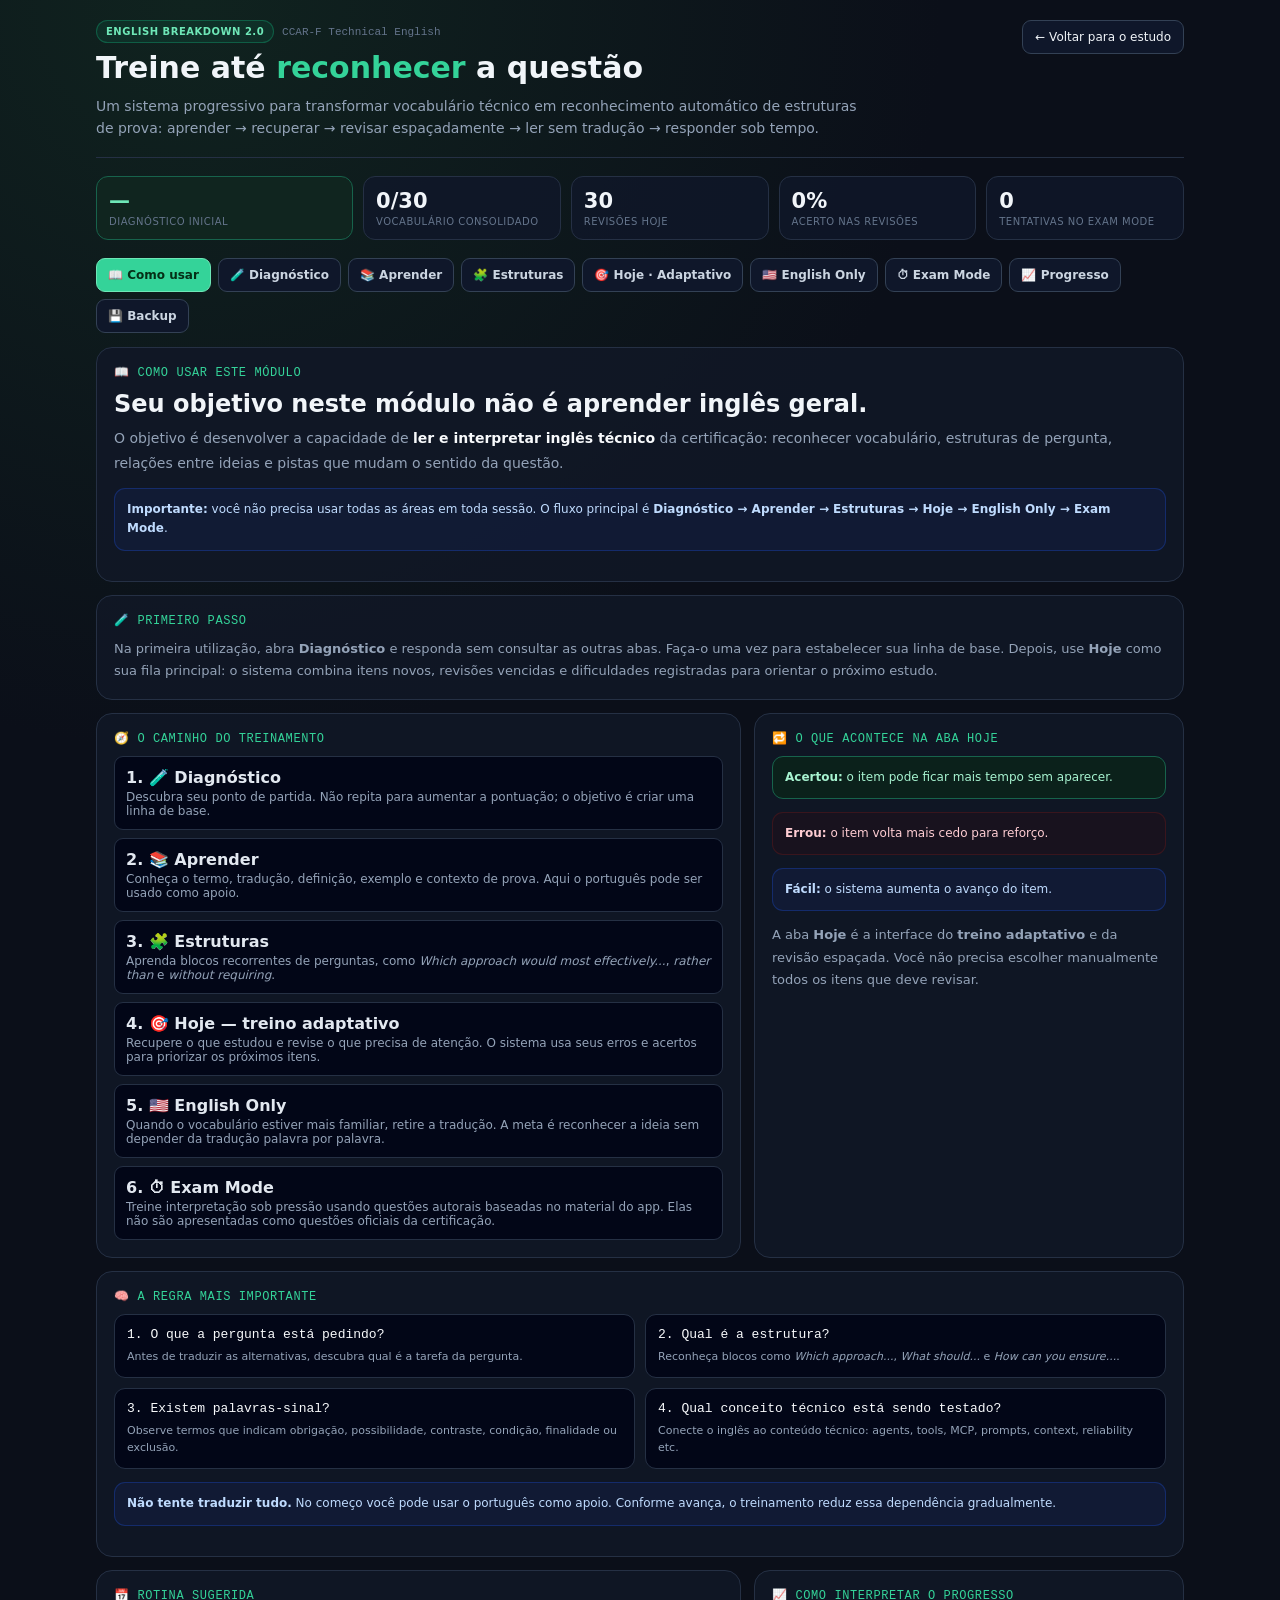
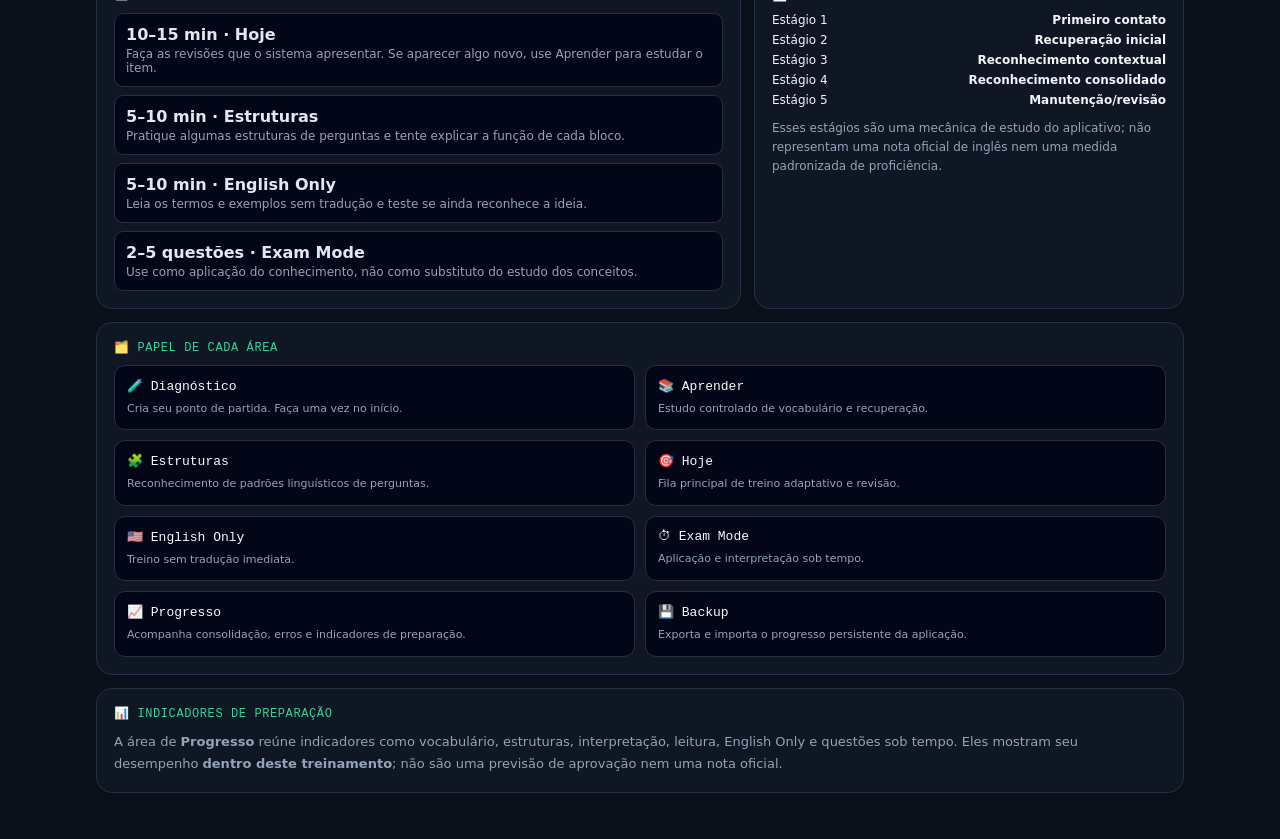
<file: english-breakdown.html>
<!DOCTYPE html>
<html lang="pt-BR">
<head>
<meta charset="UTF-8"><meta name="viewport" content="width=device-width, initial-scale=1.0">
<title>English Breakdown — CCAR-F</title>
<link rel="stylesheet" href="css/breakdown.css">
<link rel="stylesheet" href="css/components.css">
</head>
<body>
<div class="container">
<header class="header"><div><div class="eyebrow"><span class="badge">ENGLISH BREAKDOWN 2.0</span><span class="dim mono" style="font-size:11px">CCAR-F Technical English</span></div><h1>Treine até <span>reconhecer</span> a questão</h1><p class="intro">Um sistema progressivo para transformar vocabulário técnico em reconhecimento automático de estruturas de prova: aprender → recuperar → revisar espaçadamente → ler sem tradução → responder sob tempo.</p></div><a class="back" href="index.html">← Voltar para o estudo</a></header>
<div class="dashboard" id="dashboard"></div>
<div class="tabs" id="tabs"></div>
<div id="app"></div>
</div>
<script src="js/storage.js"></script>
    <script src="js/help.js"></script>
    <script src="js/modal.js"></script>
<script src="js/breakdown.js"></script>
</body></html>
</file>
<file: css/breakdown.css>
:root{--bg:#0b0f19;--panel:#111827;--panel2:#0f172a;--border:#253044;--text:#f1f5f9;--muted:#94a3b8;--dim:#64748b;--green:#34d399;--green2:#6ee7b7;--amber:#fbbf24;--red:#fb7185;--blue:#60a5fa}
*{box-sizing:border-box}body{margin:0;background:radial-gradient(circle at 15% 0%,#10231f 0,#0b0f19 28%,#0b0f19 100%);color:var(--text);font-family:Inter,system-ui,-apple-system,Segoe UI,Arial,sans-serif;min-height:100vh}button,select,input{font:inherit}button{cursor:pointer}a{color:inherit;text-decoration:none}.mono{font-family:'JetBrains Mono',monospace}.container{max-width:1120px;margin:0 auto;padding:20px 16px 44px}
.header{display:flex;justify-content:space-between;gap:18px;align-items:flex-start;padding-bottom:18px;border-bottom:1px solid var(--border)}h1{margin:0;font-size:30px;line-height:1.15}h1 span{color:var(--green)}.intro{max-width:780px;color:var(--muted);font-size:14px;line-height:1.6;margin:9px 0 0}.eyebrow{display:flex;gap:8px;align-items:center;margin-bottom:8px;flex-wrap:wrap}.badge{font-size:10px;font-weight:800;letter-spacing:.05em;padding:5px 9px;border-radius:999px;border:1px solid #10b98155;background:#10b98118;color:var(--green2)}.back{border:1px solid #334155;background:#0f172a;padding:9px 12px;border-radius:9px;font-size:12px;white-space:nowrap}
.dashboard{display:grid;grid-template-columns:1.3fr repeat(4,1fr);gap:10px;margin:18px 0}.stat{background:#0f172acc;border:1px solid var(--border);border-radius:12px;padding:12px}.stat .n{font-size:21px;font-weight:800}.stat .l{font-size:10px;text-transform:uppercase;letter-spacing:.05em;color:var(--dim);margin-top:3px}.stat.main{background:#10251f;border-color:#17634c}.stat.main .n{color:var(--green2)}
.tabs{display:flex;gap:7px;flex-wrap:wrap;margin-bottom:14px}.tab,.btn{border:1px solid #334155;background:#0f172a;color:#cbd5e1;padding:9px 11px;border-radius:9px;font-size:12px;font-weight:700}.tab:hover,.btn:hover{background:#1e293b}.tab.active,.btn.primary{background:var(--green);border-color:var(--green2);color:#052e16}.toolbar{display:flex;justify-content:space-between;align-items:center;gap:10px;flex-wrap:wrap;margin-bottom:12px}.toolbar-right{display:flex;gap:7px;flex-wrap:wrap}select{background:#0f172a;color:#cbd5e1;border:1px solid #334155;border-radius:8px;padding:8px 10px;font-size:12px}
.card{background:#111827dd;border:1px solid var(--border);border-radius:16px;padding:17px;margin-bottom:13px}.card.dark{background:#020617}.title{font-size:12px;color:var(--green);font-family:'JetBrains Mono',monospace;text-transform:uppercase;letter-spacing:.05em;margin-bottom:10px}.muted{color:var(--muted)}.dim{color:var(--dim)}.term{font-size:28px;font-weight:800;margin:0 0 6px}.phonetic{font:12px 'JetBrains Mono',monospace;color:#94a3b8}.translation{font-size:15px;color:var(--green2);font-weight:700;margin-top:10px}.definition{font-size:15px;line-height:1.7;margin:12px 0;color:#e2e8f0}.example{background:#020617;border:1px solid var(--border);border-radius:11px;padding:13px;font-size:14px;line-height:1.7}.example b{color:var(--amber)}.context{margin-top:10px;color:#cbd5e1;font-size:13px;line-height:1.6}.grid2{display:grid;grid-template-columns:1.2fr .8fr;gap:13px}.checklist{display:grid;gap:8px}.check{padding:11px;border:1px solid var(--border);background:#020617;border-radius:9px}.check b{color:#e2e8f0}.check span{display:block;color:var(--muted);font-size:12px;margin-top:3px}
.reveal{margin-top:11px;border-top:1px solid var(--border);padding-top:11px;line-height:1.7}.actions{display:flex;gap:8px;flex-wrap:wrap;margin-top:13px}.actions .btn{min-width:120px}.again{border-color:#7f1d1d;color:#fecdd3}.good{border-color:#17634c;color:#a7f3d0}.easy{border-color:#1d4ed8;color:#bfdbfe}.hint{font-size:12px;color:var(--dim);margin-top:9px}
.pattern-grid{display:grid;grid-template-columns:repeat(2,1fr);gap:10px}.pattern{border:1px solid var(--border);background:#020617;border-radius:11px;padding:12px}.pattern .en{font-family:'JetBrains Mono',monospace;font-size:13px;color:#f8fafc}.pattern .pt{font-size:13px;color:var(--green2);margin-top:6px}.pattern .note{font-size:11px;color:var(--muted);line-height:1.5;margin-top:7px}.signal{display:inline-block;font:10px 'JetBrains Mono',monospace;color:#fcd34d;background:#f59e0b12;border:1px solid #f59e0b33;padding:3px 5px;border-radius:5px;margin-top:8px}
.exam-q{font-size:16px;line-height:1.7;margin:6px 0 14px}.options{display:grid;gap:8px}.option{text-align:left;padding:11px 12px;border-radius:9px;border:1px solid var(--border);background:#020617;color:#e2e8f0}.option:hover{border-color:#4b5563}.option.correct{border-color:#17634c;background:#0b211b}.option.wrong{border-color:#7f1d1d;background:#240e12}.explain{margin-top:12px;padding:11px;border-radius:9px;background:#0f172a;border:1px solid var(--border);font-size:13px;line-height:1.6;color:#cbd5e1}
.progressline{height:7px;background:#020617;border-radius:9px;overflow:hidden}.progressline>div{height:100%;background:var(--green);transition:width .2s}.barrow{display:flex;justify-content:space-between;gap:8px;font-size:12px;margin-bottom:6px}.weak{display:grid;gap:7px}.weakrow{display:grid;grid-template-columns:1fr 90px 60px;gap:8px;align-items:center;font-size:12px}.smallbar{height:5px;background:#020617;border-radius:6px;overflow:hidden}.smallbar i{display:block;height:100%;background:var(--red)}.empty{padding:30px;text-align:center;color:var(--muted);border:1px dashed var(--border);border-radius:12px}.diag-grid{display:grid;grid-template-columns:repeat(3,1fr);gap:10px}.readiness{display:grid;gap:11px}.readiness-row{display:grid;grid-template-columns:180px 1fr 48px;gap:9px;align-items:center;font-size:12px}.pill{display:inline-block;padding:4px 7px;border-radius:999px;font-size:10px;border:1px solid var(--border);color:var(--muted);background:#020617}.focus-list{display:grid;gap:7px}.focus-item{padding:10px;border:1px solid var(--border);border-radius:9px;background:#020617}.diag-option.selected{border-color:#60a5fa;background:#172554}.diag-option.correct{border-color:#17634c;background:#0b211b}.diag-option.wrong{border-color:#7f1d1d;background:#240e12}
.backup-grid{display:grid;grid-template-columns:1fr 1fr;gap:13px}.file-drop{border:1px dashed #475569;background:#020617;border-radius:11px;padding:16px}.file-drop input{width:100%;margin-top:10px;color:#cbd5e1}.backup-code{font:11px 'JetBrains Mono',monospace;color:#94a3b8;background:#020617;border:1px solid var(--border);border-radius:9px;padding:10px;overflow:auto}.notice{border:1px solid #1d4ed855;background:#17255455;color:#bfdbfe;border-radius:11px;padding:11px 12px;font-size:12px;line-height:1.6;margin-bottom:13px}.danger{border-color:#7f1d1d55;background:#2a0d1255;color:#fecdd3}.success{border-color:#17634c;background:#0b211b;color:#a7f3d0}.hidden{display:none!important}.fade{animation:fade .2s ease-out}@keyframes fade{from{opacity:.2;transform:translateY(4px)}to{opacity:1;transform:none}}
@media(max-width:850px){.dashboard{grid-template-columns:repeat(2,1fr)}.grid2{grid-template-columns:1fr}.header{flex-direction:column}}@media(max-width:620px){h1{font-size:25px}.dashboard{grid-template-columns:1fr 1fr}.pattern-grid{grid-template-columns:1fr}.term{font-size:23px}.weakrow{grid-template-columns:1fr 70px 45px}.container{padding:15px 11px 35px}}
.help-btn{display:inline-flex;align-items:center;text-decoration:none!important;color:#fbbf24!important;border-color:rgba(245,158,11,.28)!important;background:rgba(245,158,11,.06)!important}.help-btn:hover{background:rgba(245,158,11,.13)!important;border-color:rgba(245,158,11,.5)!important}
</file>
<file: css/components.css>
/* Shared application modals */
.app-modal-root{position:fixed;inset:0;z-index:9999;display:flex;align-items:center;justify-content:center;padding:16px;background:rgba(2,6,23,.78);backdrop-filter:blur(8px);animation:appModalFade .16s ease-out}
.app-modal{width:min(100%,500px);max-height:min(88vh,680px);display:flex;flex-direction:column;background:#0f172a;border:1px solid rgba(148,163,184,.24);border-radius:18px;box-shadow:0 25px 80px rgba(0,0,0,.5);overflow:hidden;animation:appModalIn .18s cubic-bezier(.16,1,.3,1)}
.app-modal[data-type="danger"]{border-color:rgba(244,63,94,.4)}.app-modal[data-type="warning"]{border-color:rgba(251,191,36,.4)}.app-modal[data-type="success"]{border-color:rgba(52,211,153,.4)}
.app-modal-head{display:flex;align-items:center;justify-content:space-between;gap:12px;padding:16px 18px;border-bottom:1px solid #1e293b}.app-modal-title{font:700 14px/1.3 'JetBrains Mono',monospace;color:#f8fafc}.app-modal-icon{font-size:18px}.app-modal-close{width:30px;height:30px;border:0;border-radius:9px;background:#1e293b;color:#94a3b8;cursor:pointer;font-size:17px}.app-modal-close:hover{background:#334155;color:#fff}
.app-modal-body{overflow:auto;padding:17px 18px;color:#cbd5e1;font-size:13px;line-height:1.65;white-space:pre-line}.app-modal-body::-webkit-scrollbar,.guide-scroll::-webkit-scrollbar{width:8px}.app-modal-body::-webkit-scrollbar-track,.guide-scroll::-webkit-scrollbar-track{background:#020617;border-radius:8px}.app-modal-body::-webkit-scrollbar-thumb,.guide-scroll::-webkit-scrollbar-thumb{background:#334155;border-radius:8px;border:2px solid #020617}.app-modal-body::-webkit-scrollbar-thumb:hover,.guide-scroll::-webkit-scrollbar-thumb:hover{background:#475569}.app-modal-body{scrollbar-width:thin;scrollbar-color:#334155 #020617}
.app-modal-foot{display:flex;justify-content:flex-end;gap:8px;padding:12px 18px;border-top:1px solid #1e293b}.app-modal-btn{border:1px solid #334155;background:#1e293b;color:#cbd5e1;padding:9px 13px;border-radius:9px;font-size:12px;font-weight:800;cursor:pointer}.app-modal-btn:hover{background:#334155}.app-modal-btn.primary{background:#34d399;border-color:#6ee7b7;color:#052e16}.app-modal-btn.primary:hover{background:#6ee7b7}.app-modal-btn.danger{background:#4c0519;border-color:#9f1239;color:#fecdd3}.app-modal-btn.danger:hover{background:#881337}.app-modal-btn.warning{background:#451a03;border-color:#92400e;color:#fde68a}.app-modal-btn.warning:hover{background:#78350f}
@keyframes appModalFade{from{opacity:0}to{opacity:1}}@keyframes appModalIn{from{opacity:0;transform:translateY(8px) scale(.98)}to{opacity:1;transform:none}}
.guide-scroll{scrollbar-width:thin;scrollbar-color:#334155 #020617}.guide-scroll{scroll-behavior:smooth}
@media(max-width:520px){.app-modal-root{padding:10px}.app-modal{max-height:92vh;border-radius:15px}.app-modal-head{padding:14px}.app-modal-body{padding:14px}.app-modal-foot{padding:10px 14px}.app-modal-btn{flex:1}}

/* Shared application modal */
.app-modal-root{position:fixed;inset:0;z-index:10000;display:flex;align-items:center;justify-content:center;padding:1rem;background:rgba(2,6,23,.78);backdrop-filter:blur(7px);animation:appModalFade .18s ease-out;}
.app-modal{width:min(520px,100%);max-height:90vh;display:flex;flex-direction:column;background:#0f172a;border:1px solid #334155;border-radius:1rem;box-shadow:0 25px 70px rgba(0,0,0,.5);overflow:hidden;animation:appModalIn .18s ease-out;}
.app-modal[data-type="danger"]{border-color:rgba(244,63,94,.45)}.app-modal[data-type="warning"]{border-color:rgba(245,158,11,.45)}.app-modal[data-type="success"]{border-color:rgba(16,185,129,.4)}
.app-modal-head{display:flex;align-items:center;justify-content:space-between;padding:.9rem 1rem;border-bottom:1px solid #1e293b;background:#111827;color:#f8fafc}.app-modal-title{font-weight:700;font-size:.95rem}.app-modal-icon{margin-right:.4rem}.app-modal-close{width:30px;height:30px;border:0;border-radius:.55rem;background:#1e293b;color:#94a3b8;cursor:pointer;font-size:1.1rem}.app-modal-close:hover{color:#fff;background:#334155}.app-modal-body{padding:1rem;overflow:auto;white-space:pre-line;color:#cbd5e1;font-size:.85rem;line-height:1.7;scrollbar-width:thin;scrollbar-color:#475569 #0f172a}.app-modal-body::-webkit-scrollbar{width:8px}.app-modal-body::-webkit-scrollbar-track{background:#0f172a}.app-modal-body::-webkit-scrollbar-thumb{background:#475569;border-radius:999px}.app-modal-foot{display:flex;justify-content:flex-end;gap:.5rem;padding:.8rem 1rem;border-top:1px solid #1e293b;background:#0b1220}.app-modal-btn{border:1px solid #334155;background:#1e293b;color:#cbd5e1;border-radius:.6rem;padding:.5rem .8rem;font-size:.75rem;font-weight:600;cursor:pointer}.app-modal-btn:hover{background:#334155;color:#fff}.app-modal-btn.primary{background:#f59e0b;color:#0f172a;border-color:#f59e0b}.app-modal-btn.primary:hover{background:#fbbf24}.app-modal-btn.warning{background:#d97706;color:#fff;border-color:#d97706}.app-modal-btn.danger{background:#e11d48;color:#fff;border-color:#e11d48}.app-modal-btn:focus-visible,.app-modal-close:focus-visible{outline:2px solid #f59e0b;outline-offset:2px}
@keyframes appModalFade{from{opacity:0}to{opacity:1}}@keyframes appModalIn{from{opacity:0;transform:translateY(8px) scale(.985)}to{opacity:1;transform:none}}
</file>
